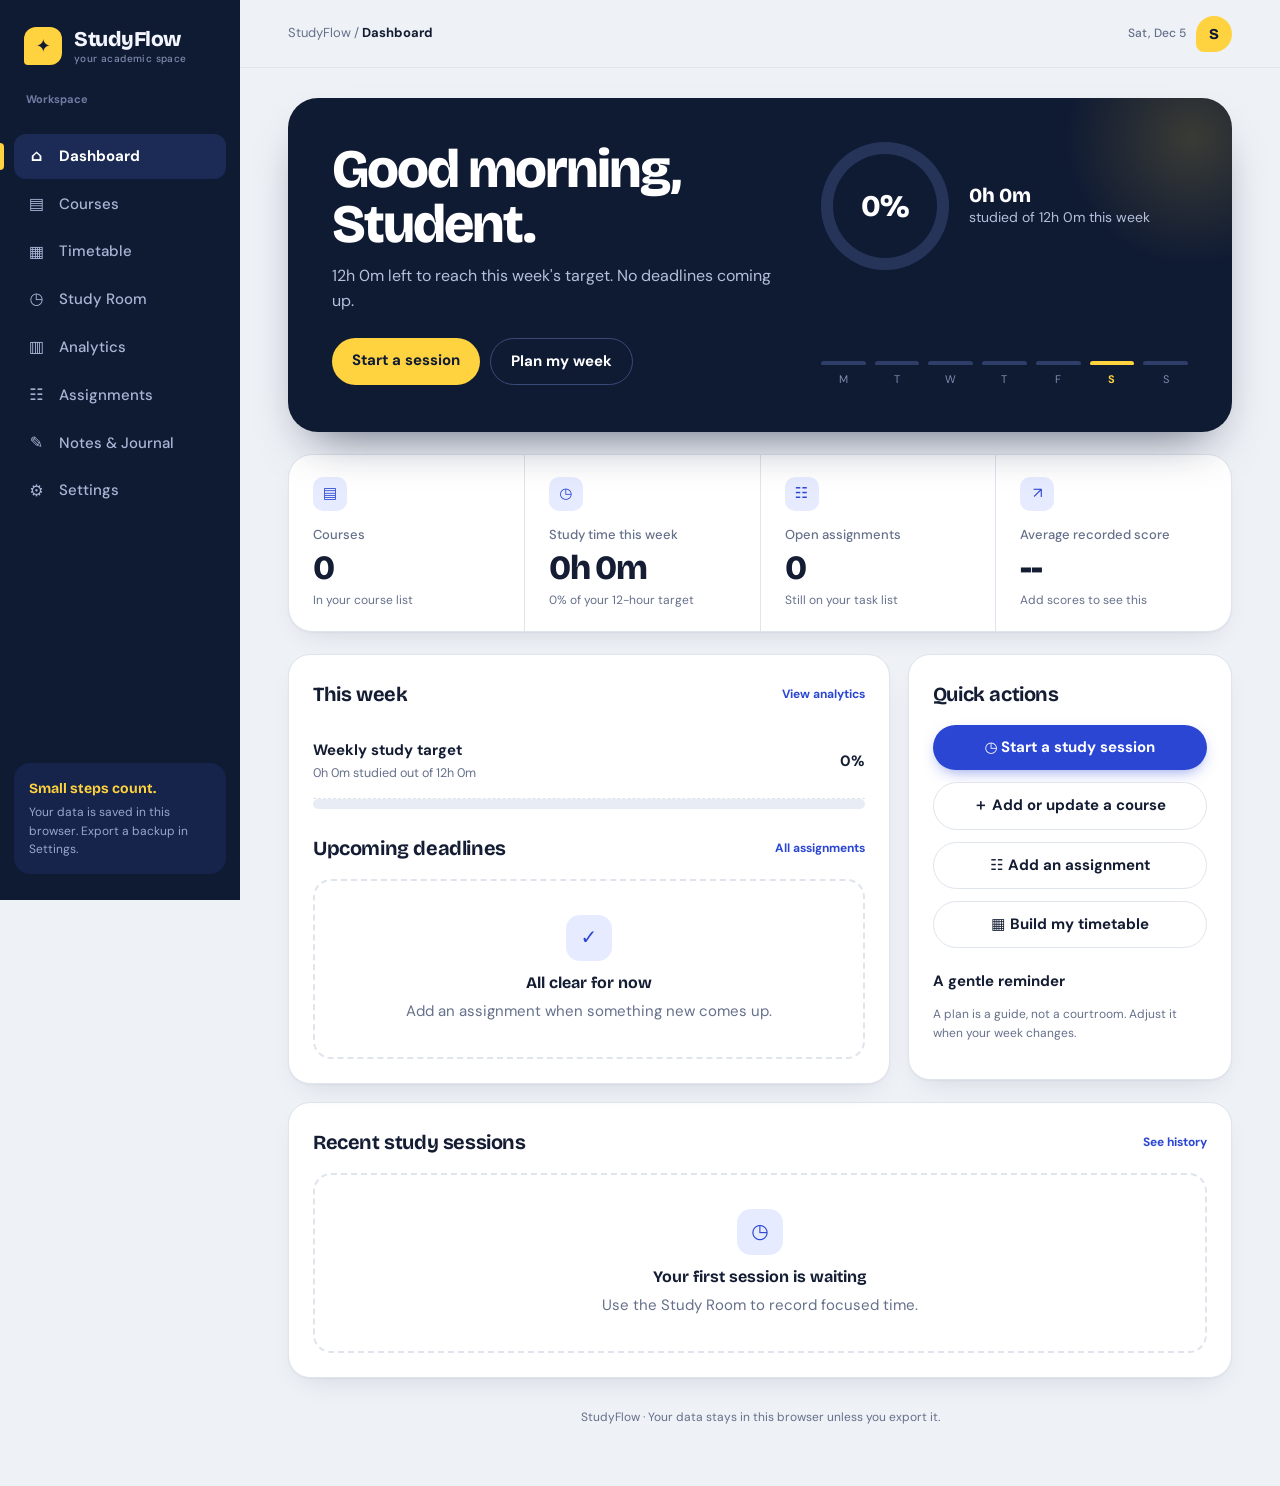
<file: studyflow-v7 (1)/studyflow-v6/index.html>
<!doctype html>
<html lang="en">
<head>
<meta charset="utf-8">
<meta name="viewport" content="width=device-width, initial-scale=1">
<meta name="theme-color" content="#0f1a33">
<title>StudyFlow | Dashboard</title>
<link rel="stylesheet" href="css/main.css">
<script defer src="js/storage.js"></script>
<script defer src="js/app.js"></script>
</head>
<body data-page="dashboard">
<div class="app-shell">
  <aside class="sidebar" id="sidebar">
    <div class="brand"><span class="brand-mark">✦</span><span>StudyFlow<small>your academic space</small></span></div>
    <div class="nav-label">Workspace</div>
    <nav class="nav-list"><a class="nav-link active" href="index.html"><span class="nav-icon">⌂</span>Dashboard</a><a class="nav-link" href="pages/courses.html"><span class="nav-icon">▤</span>Courses</a><a class="nav-link" href="pages/timetable.html"><span class="nav-icon">▦</span>Timetable</a><a class="nav-link" href="pages/study-room.html"><span class="nav-icon">◷</span>Study Room</a><a class="nav-link" href="pages/analytics.html"><span class="nav-icon">▥</span>Analytics</a><a class="nav-link" href="pages/assignments.html"><span class="nav-icon">☷</span>Assignments</a><a class="nav-link" href="pages/notes.html"><span class="nav-icon">✎</span>Notes & Journal</a><a class="nav-link" href="pages/settings.html"><span class="nav-icon">⚙</span>Settings</a></nav>
    <div class="sidebar-bottom"><strong>Small steps count.</strong>Your data is saved in this browser. Export a backup in Settings.</div>
  </aside>
  <div class="main-area">
    <header class="topbar">
      <div class="top-actions"><button class="button secondary mobile-menu" id="menu-toggle" aria-label="Open menu">☰</button><div class="crumb">StudyFlow / <strong>Dashboard</strong></div></div>
      <div class="top-actions"><span class="date-label muted small-text" id="today-label"></span><div class="avatar" id="avatar">S</div></div>
    </header>
    <main class="page-content">
      
      <div id="global-message" class="notice hidden" role="status"></div>
<section class="hero">
  <div><h1 id="hero-title"></h1><p id="hero-line"></p>
    <div class="hero-actions"><a class="button hl" href="pages/study-room.html">Start a session</a><a class="button ghost" href="pages/timetable.html">Plan my week</a></div></div>
  <div class="hero-side">
    <div class="hero-ring"><div class="ring" id="hero-ring"><b id="hero-pct">0%</b></div><span><strong id="hero-done"></strong><span id="hero-of"></span></span></div>
    <div class="bars" id="hero-bars"><div><i></i>M</div><div><i></i>T</div><div><i></i>W</div><div><i></i>T</div><div><i></i>F</div><div><i></i>S</div><div><i></i>S</div></div>
  </div>
</section>
<section class="grid stats-grid"><article class="card stat-card"><div class="stat-icon">▤</div><div class="stat-label">Courses</div><div class="stat-value" id="stat-courses">--</div><div class="stat-note" id="stat-courses-note"></div></article><article class="card stat-card"><div class="stat-icon">◷</div><div class="stat-label">Study time this week</div><div class="stat-value" id="stat-week">--</div><div class="stat-note" id="stat-week-note"></div></article><article class="card stat-card"><div class="stat-icon">☷</div><div class="stat-label">Open assignments</div><div class="stat-value" id="stat-open">--</div><div class="stat-note" id="stat-open-note"></div></article><article class="card stat-card"><div class="stat-icon">↗</div><div class="stat-label">Average recorded score</div><div class="stat-value" id="stat-avg">--</div><div class="stat-note" id="stat-avg-note"></div></article></section>
<section class="grid two-col">
  <article class="card">
    <div class="section-row"><h2>This week</h2><a href="pages/analytics.html" class="small-text">View analytics</a></div>
    <div class="item-row"><div><div class="item-title">Weekly study target</div><div class="item-sub" id="week-text"></div></div><strong id="week-pct"></strong></div>
    <div class="progress-track"><div class="progress-fill" id="week-fill"></div></div>
    <div class="section-row" style="margin-top:24px"><h2>Upcoming deadlines</h2><a href="pages/assignments.html" class="small-text">All assignments</a></div>
    <div id="deadline-list"></div>
  </article>
  <article class="card">
    <div class="section-row"><h2>Quick actions</h2></div>
    <div class="stack">
      <a class="button" href="pages/study-room.html" style="text-align:center">◷ Start a study session</a>
      <a class="button secondary" href="pages/courses.html" style="text-align:center">＋ Add or update a course</a>
      <a class="button secondary" href="pages/assignments.html" style="text-align:center">☷ Add an assignment</a>
      <a class="button secondary" href="pages/timetable.html" style="text-align:center">▦ Build my timetable</a>
    </div>
    <div style="margin-top:22px"><div class="item-title">A gentle reminder</div><p class="muted small-text">A plan is a guide, not a courtroom. Adjust it when your week changes.</p></div>
  </article>
</section>
<section class="card" style="margin-top:18px">
  <div class="section-row"><h2>Recent study sessions</h2><a href="pages/analytics.html" class="small-text">See history</a></div>
  <div id="recent-list"></div>
</section>
<template id="tpl-deadline"><div class="item-row"><div><div class="item-title" data-b="title"></div><div class="item-sub" data-b="sub"></div></div><span class="pill" data-b="priority"></span></div></template>
      <div class="footer-note">StudyFlow · Your data stays in this browser unless you export it.</div>
    </main>
  </div>
</div>
<template id="tpl-empty"><div class="empty-state"><div class="empty-icon" data-b="icon"></div><strong data-b="title"></strong><span data-b="text"></span></div></template>
<template id="tpl-session"><div class="item-row"><div><div class="item-title" data-b="title"></div><div class="item-sub" data-b="sub"></div></div><span class="pill green" data-b="dur"></span></div></template>
</body>
</html>
</file>
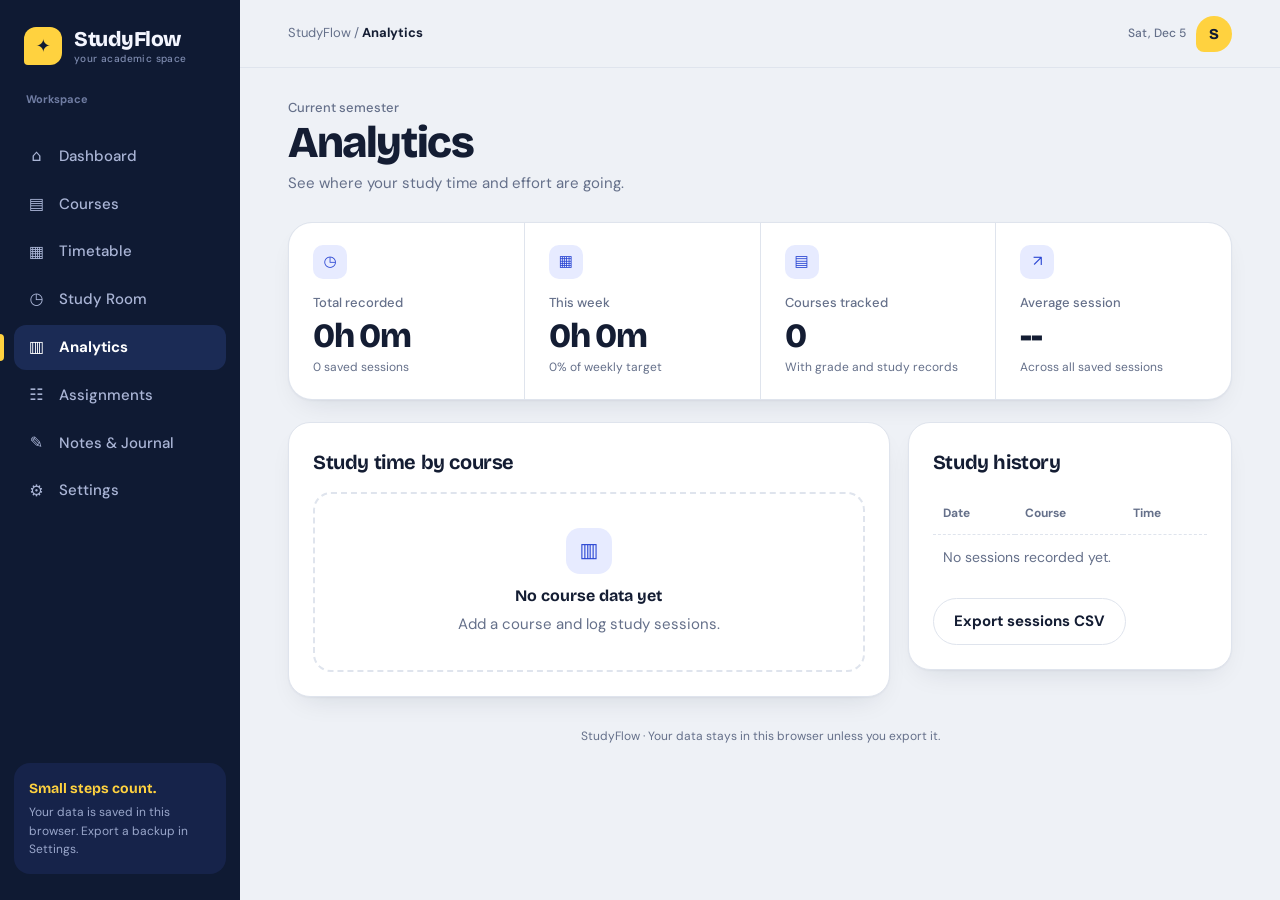
<file: studyflow-v7 (1)/studyflow-v6/pages/analytics.html>
<!doctype html>
<html lang="en">
<head>
<meta charset="utf-8">
<meta name="viewport" content="width=device-width, initial-scale=1">
<meta name="theme-color" content="#0f1a33">
<title>StudyFlow | Analytics</title>
<link rel="stylesheet" href="../css/main.css">
<script defer src="../js/storage.js"></script>
<script defer src="../js/app.js"></script>
</head>
<body data-page="analytics">
<div class="app-shell">
  <aside class="sidebar" id="sidebar">
    <div class="brand"><span class="brand-mark">✦</span><span>StudyFlow<small>your academic space</small></span></div>
    <div class="nav-label">Workspace</div>
    <nav class="nav-list"><a class="nav-link" href="../index.html"><span class="nav-icon">⌂</span>Dashboard</a><a class="nav-link" href="courses.html"><span class="nav-icon">▤</span>Courses</a><a class="nav-link" href="timetable.html"><span class="nav-icon">▦</span>Timetable</a><a class="nav-link" href="study-room.html"><span class="nav-icon">◷</span>Study Room</a><a class="nav-link active" href="analytics.html"><span class="nav-icon">▥</span>Analytics</a><a class="nav-link" href="assignments.html"><span class="nav-icon">☷</span>Assignments</a><a class="nav-link" href="notes.html"><span class="nav-icon">✎</span>Notes & Journal</a><a class="nav-link" href="settings.html"><span class="nav-icon">⚙</span>Settings</a></nav>
    <div class="sidebar-bottom"><strong>Small steps count.</strong>Your data is saved in this browser. Export a backup in Settings.</div>
  </aside>
  <div class="main-area">
    <header class="topbar">
      <div class="top-actions"><button class="button secondary mobile-menu" id="menu-toggle" aria-label="Open menu">☰</button><div class="crumb">StudyFlow / <strong>Analytics</strong></div></div>
      <div class="top-actions"><span class="date-label muted small-text" id="today-label"></span><div class="avatar" id="avatar">S</div></div>
    </header>
    <main class="page-content">
      <div class="page-heading"><div><div class="eyebrow" id="semester"></div><h1>Analytics</h1><p>See where your study time and effort are going.</p></div></div>
      <div id="global-message" class="notice hidden" role="status"></div>
<section class="grid stats-grid"><article class="card stat-card"><div class="stat-icon">◷</div><div class="stat-label">Total recorded</div><div class="stat-value" id="stat-total">--</div><div class="stat-note" id="stat-total-note"></div></article><article class="card stat-card"><div class="stat-icon">▦</div><div class="stat-label">This week</div><div class="stat-value" id="stat-week">--</div><div class="stat-note" id="stat-week-note"></div></article><article class="card stat-card"><div class="stat-icon">▤</div><div class="stat-label">Courses tracked</div><div class="stat-value" id="stat-courses">--</div><div class="stat-note" id="stat-courses-note"></div></article><article class="card stat-card"><div class="stat-icon">↗</div><div class="stat-label">Average session</div><div class="stat-value" id="stat-avg">--</div><div class="stat-note" id="stat-avg-note"></div></article></section>
<section class="grid two-col">
  <article class="card"><h2>Study time by course</h2><div id="course-time"></div></article>
  <article class="card"><h2>Study history</h2>
    <div class="table-wrap"><table><thead><tr><th>Date</th><th>Course</th><th>Time</th></tr></thead><tbody id="history-body"></tbody></table></div>
    <div class="form-actions"><button class="button secondary" id="export-csv">Export sessions CSV</button></div>
  </article>
</section>
<template id="tpl-percourse"><div class="item-row"><div style="flex:1"><div class="item-title" data-b="name"></div><div class="item-sub" data-b="sub"></div><div class="progress-track" style="margin-top:8px"><div class="progress-fill" data-w="share"></div></div></div></div></template>
<template id="tpl-history"><table><tr><td data-b="date"></td><td data-b="course"></td><td data-b="dur"></td></tr></table></template>
      <div class="footer-note">StudyFlow · Your data stays in this browser unless you export it.</div>
    </main>
  </div>
</div>
<template id="tpl-empty"><div class="empty-state"><div class="empty-icon" data-b="icon"></div><strong data-b="title"></strong><span data-b="text"></span></div></template>
<template id="tpl-session"><div class="item-row"><div><div class="item-title" data-b="title"></div><div class="item-sub" data-b="sub"></div></div><span class="pill green" data-b="dur"></span></div></template>
</body>
</html>
</file>
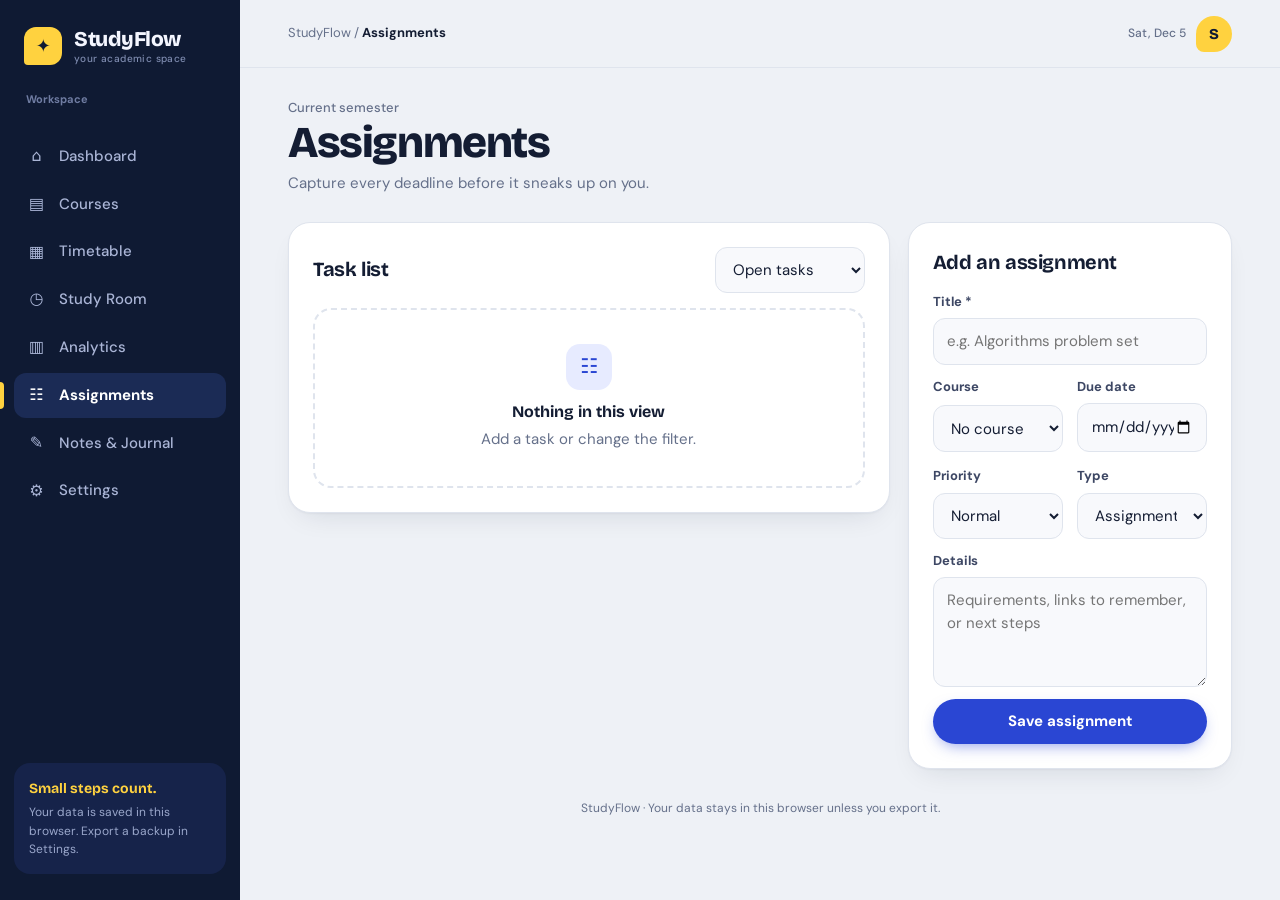
<file: studyflow-v7 (1)/studyflow-v6/pages/assignments.html>
<!doctype html>
<html lang="en">
<head>
<meta charset="utf-8">
<meta name="viewport" content="width=device-width, initial-scale=1">
<meta name="theme-color" content="#0f1a33">
<title>StudyFlow | Assignments</title>
<link rel="stylesheet" href="../css/main.css">
<script defer src="../js/storage.js"></script>
<script defer src="../js/app.js"></script>
</head>
<body data-page="assignments">
<div class="app-shell">
  <aside class="sidebar" id="sidebar">
    <div class="brand"><span class="brand-mark">✦</span><span>StudyFlow<small>your academic space</small></span></div>
    <div class="nav-label">Workspace</div>
    <nav class="nav-list"><a class="nav-link" href="../index.html"><span class="nav-icon">⌂</span>Dashboard</a><a class="nav-link" href="courses.html"><span class="nav-icon">▤</span>Courses</a><a class="nav-link" href="timetable.html"><span class="nav-icon">▦</span>Timetable</a><a class="nav-link" href="study-room.html"><span class="nav-icon">◷</span>Study Room</a><a class="nav-link" href="analytics.html"><span class="nav-icon">▥</span>Analytics</a><a class="nav-link active" href="assignments.html"><span class="nav-icon">☷</span>Assignments</a><a class="nav-link" href="notes.html"><span class="nav-icon">✎</span>Notes & Journal</a><a class="nav-link" href="settings.html"><span class="nav-icon">⚙</span>Settings</a></nav>
    <div class="sidebar-bottom"><strong>Small steps count.</strong>Your data is saved in this browser. Export a backup in Settings.</div>
  </aside>
  <div class="main-area">
    <header class="topbar">
      <div class="top-actions"><button class="button secondary mobile-menu" id="menu-toggle" aria-label="Open menu">☰</button><div class="crumb">StudyFlow / <strong>Assignments</strong></div></div>
      <div class="top-actions"><span class="date-label muted small-text" id="today-label"></span><div class="avatar" id="avatar">S</div></div>
    </header>
    <main class="page-content">
      <div class="page-heading"><div><div class="eyebrow" id="semester"></div><h1>Assignments</h1><p>Capture every deadline before it sneaks up on you.</p></div></div>
      <div id="global-message" class="notice hidden" role="status"></div>
<div class="grid two-col">
  <section class="card"><div class="section-row"><h2>Task list</h2><select class="control" id="assignment-filter" style="max-width:150px"><option value="open">Open tasks</option><option value="all">All tasks</option><option value="done">Completed</option></select></div><div id="assignment-list"></div></section>
  <section class="card">
    <h2>Add an assignment</h2>
    <form id="assignment-form" class="stack">
      <div class="field"><label for="assignment-title">Title *</label><input id="assignment-title" required placeholder="e.g. Algorithms problem set"></div>
      <div class="form-grid">
        <div class="field"><label for="assignment-course">Course</label><select id="assignment-course"><option value="">No course</option></select></div>
        <div class="field"><label for="assignment-due">Due date</label><input id="assignment-due" type="date"></div>
        <div class="field"><label for="assignment-priority">Priority</label><select id="assignment-priority"><option>Normal</option><option>High</option><option>Urgent</option><option>Low</option></select></div>
        <div class="field"><label for="assignment-type">Type</label><select id="assignment-type"><option>Assignment</option><option>Quiz</option><option>Exam</option><option>Project</option><option>Reading</option><option>Other</option></select></div>
      </div>
      <div class="field"><label for="assignment-details">Details</label><textarea id="assignment-details" placeholder="Requirements, links to remember, or next steps"></textarea></div>
      <button class="button" type="submit">Save assignment</button>
    </form>
  </section>
</div>
<template id="tpl-task"><div class="item-row"><div style="min-width:0"><div class="item-title" data-b="title"></div><div class="item-sub" data-b="sub"></div><div class="item-sub" data-b="details" data-opt></div><div style="margin-top:7px"><span class="pill" data-b="priority"></span> <span class="pill" data-b="status"></span></div></div><div class="stack"><button class="button secondary small" data-task="toggle" data-id="" data-b="toggle"></button><button class="button danger small" data-task="delete" data-id="">Delete</button></div></div></template>
      <div class="footer-note">StudyFlow · Your data stays in this browser unless you export it.</div>
    </main>
  </div>
</div>
<template id="tpl-empty"><div class="empty-state"><div class="empty-icon" data-b="icon"></div><strong data-b="title"></strong><span data-b="text"></span></div></template>
<template id="tpl-session"><div class="item-row"><div><div class="item-title" data-b="title"></div><div class="item-sub" data-b="sub"></div></div><span class="pill green" data-b="dur"></span></div></template>
</body>
</html>
</file>
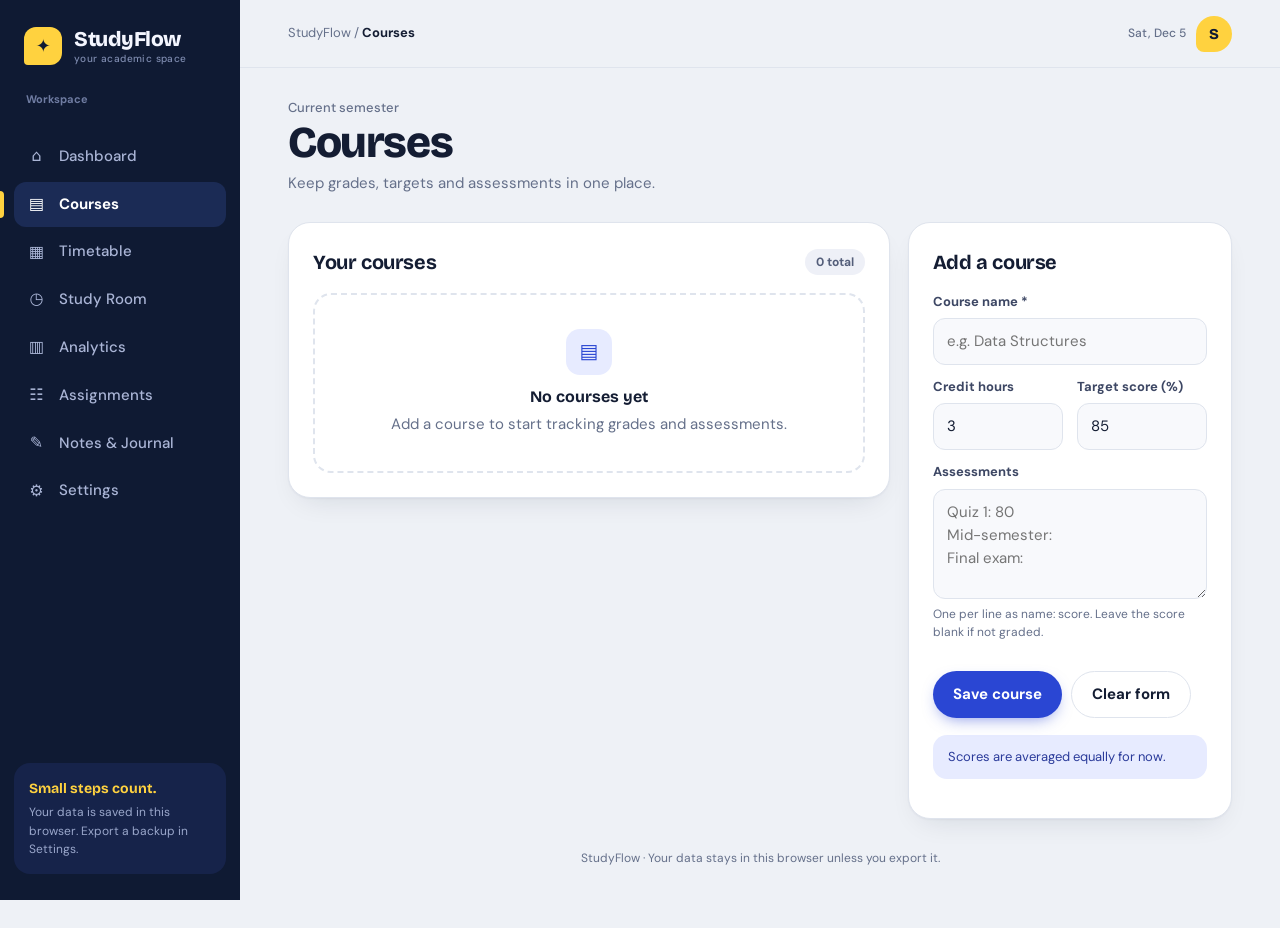
<file: studyflow-v7 (1)/studyflow-v6/pages/courses.html>
<!doctype html>
<html lang="en">
<head>
<meta charset="utf-8">
<meta name="viewport" content="width=device-width, initial-scale=1">
<meta name="theme-color" content="#0f1a33">
<title>StudyFlow | Courses</title>
<link rel="stylesheet" href="../css/main.css">
<script defer src="../js/storage.js"></script>
<script defer src="../js/app.js"></script>
</head>
<body data-page="courses">
<div class="app-shell">
  <aside class="sidebar" id="sidebar">
    <div class="brand"><span class="brand-mark">✦</span><span>StudyFlow<small>your academic space</small></span></div>
    <div class="nav-label">Workspace</div>
    <nav class="nav-list"><a class="nav-link" href="../index.html"><span class="nav-icon">⌂</span>Dashboard</a><a class="nav-link active" href="courses.html"><span class="nav-icon">▤</span>Courses</a><a class="nav-link" href="timetable.html"><span class="nav-icon">▦</span>Timetable</a><a class="nav-link" href="study-room.html"><span class="nav-icon">◷</span>Study Room</a><a class="nav-link" href="analytics.html"><span class="nav-icon">▥</span>Analytics</a><a class="nav-link" href="assignments.html"><span class="nav-icon">☷</span>Assignments</a><a class="nav-link" href="notes.html"><span class="nav-icon">✎</span>Notes & Journal</a><a class="nav-link" href="settings.html"><span class="nav-icon">⚙</span>Settings</a></nav>
    <div class="sidebar-bottom"><strong>Small steps count.</strong>Your data is saved in this browser. Export a backup in Settings.</div>
  </aside>
  <div class="main-area">
    <header class="topbar">
      <div class="top-actions"><button class="button secondary mobile-menu" id="menu-toggle" aria-label="Open menu">☰</button><div class="crumb">StudyFlow / <strong>Courses</strong></div></div>
      <div class="top-actions"><span class="date-label muted small-text" id="today-label"></span><div class="avatar" id="avatar">S</div></div>
    </header>
    <main class="page-content">
      <div class="page-heading"><div><div class="eyebrow" id="semester"></div><h1>Courses</h1><p>Keep grades, targets and assessments in one place.</p></div></div>
      <div id="global-message" class="notice hidden" role="status"></div>
<div class="grid two-col">
  <section class="card"><div class="section-row"><h2>Your courses</h2><span class="pill" id="course-count"></span></div><div id="course-list"></div></section>
  <section class="card">
    <h2 id="course-form-title">Add a course</h2>
    <form id="course-form" class="stack">
      <input type="hidden" id="course-id">
      <div class="field"><label for="course-name">Course name *</label><input id="course-name" required placeholder="e.g. Data Structures"></div>
      <div class="form-grid">
        <div class="field"><label for="course-credits">Credit hours</label><input id="course-credits" type="number" min="0" step="0.5" value="3"></div>
        <div class="field"><label for="course-target">Target score (%)</label><input id="course-target" type="number" min="0" max="100" value="85"></div>
      </div>
      <div class="field"><label for="course-assessments">Assessments</label><textarea id="course-assessments" placeholder="Quiz 1: 80&#10;Mid-semester:&#10;Final exam:"></textarea><span class="small-text muted">One per line as name: score. Leave the score blank if not graded.</span></div>
      <div class="form-actions"><button class="button" type="submit">Save course</button><button class="button secondary" type="button" id="course-cancel">Clear form</button></div>
    </form>
    <div class="notice" style="margin-top:17px">Scores are averaged equally for now.</div>
  </section>
</div>
<template id="tpl-course"><article class="course-card"><div class="course-head"><div><h3 data-b="name"></h3><div class="course-meta" data-b="meta"></div></div><div class="top-actions"><span class="pill" data-b="grade"></span><button class="button secondary small" data-action="edit" data-id="">Edit</button><button class="button danger small" data-action="delete" data-id="">Delete</button></div></div><div class="progress-track" style="margin-top:14px"><div class="progress-fill" data-w="progress"></div></div><div class="item-sub" data-b="progressText"></div><div class="assessment-list"></div></article></template>
<template id="tpl-assessment"><div class="item-row"><div class="item-title" data-b="name"></div><span class="pill" data-b="score"></span></div></template>
      <div class="footer-note">StudyFlow · Your data stays in this browser unless you export it.</div>
    </main>
  </div>
</div>
<template id="tpl-empty"><div class="empty-state"><div class="empty-icon" data-b="icon"></div><strong data-b="title"></strong><span data-b="text"></span></div></template>
<template id="tpl-session"><div class="item-row"><div><div class="item-title" data-b="title"></div><div class="item-sub" data-b="sub"></div></div><span class="pill green" data-b="dur"></span></div></template>
</body>
</html>
</file>
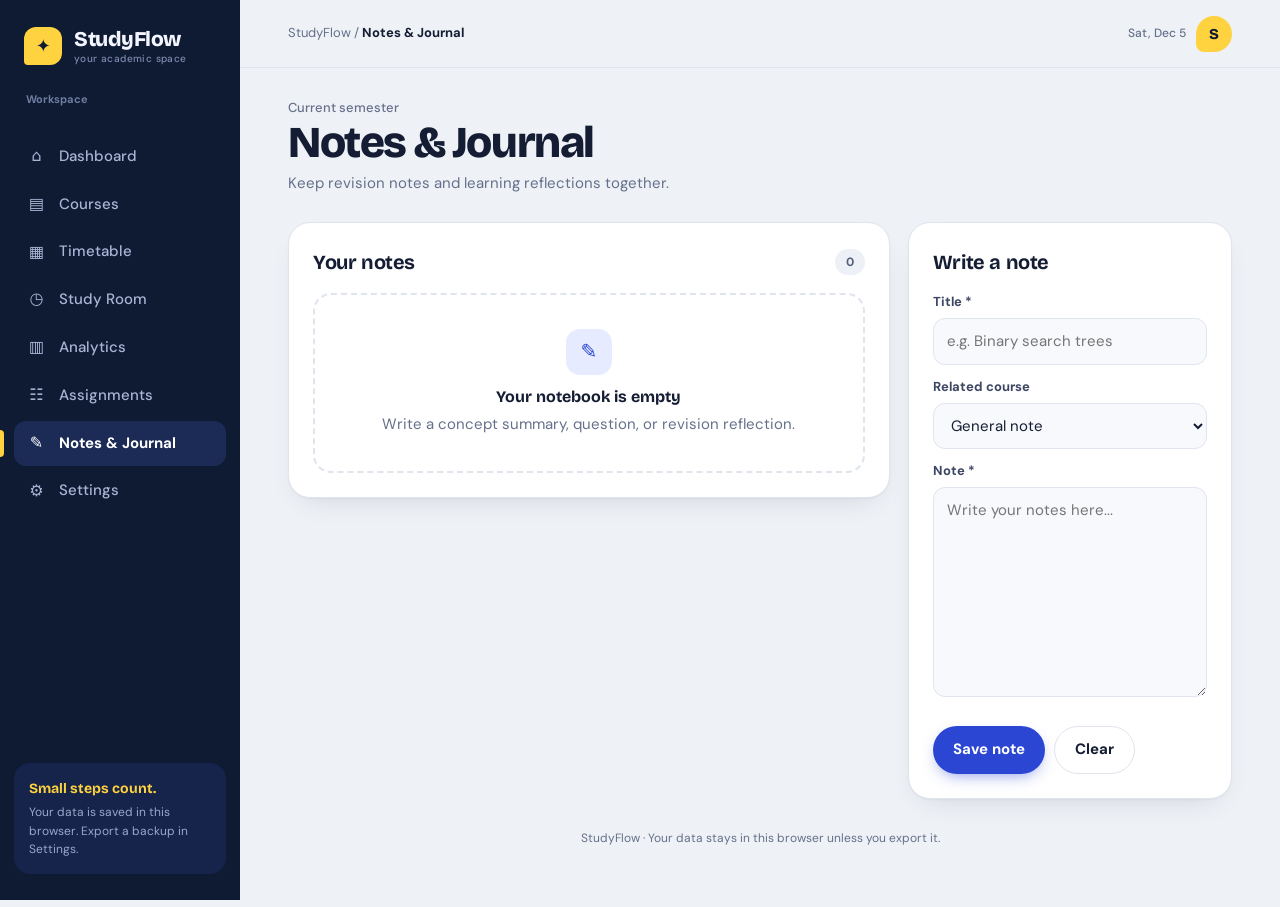
<file: studyflow-v7 (1)/studyflow-v6/pages/notes.html>
<!doctype html>
<html lang="en">
<head>
<meta charset="utf-8">
<meta name="viewport" content="width=device-width, initial-scale=1">
<meta name="theme-color" content="#0f1a33">
<title>StudyFlow | Notes &amp; Journal</title>
<link rel="stylesheet" href="../css/main.css">
<script defer src="../js/storage.js"></script>
<script defer src="../js/app.js"></script>
</head>
<body data-page="notes">
<div class="app-shell">
  <aside class="sidebar" id="sidebar">
    <div class="brand"><span class="brand-mark">✦</span><span>StudyFlow<small>your academic space</small></span></div>
    <div class="nav-label">Workspace</div>
    <nav class="nav-list"><a class="nav-link" href="../index.html"><span class="nav-icon">⌂</span>Dashboard</a><a class="nav-link" href="courses.html"><span class="nav-icon">▤</span>Courses</a><a class="nav-link" href="timetable.html"><span class="nav-icon">▦</span>Timetable</a><a class="nav-link" href="study-room.html"><span class="nav-icon">◷</span>Study Room</a><a class="nav-link" href="analytics.html"><span class="nav-icon">▥</span>Analytics</a><a class="nav-link" href="assignments.html"><span class="nav-icon">☷</span>Assignments</a><a class="nav-link active" href="notes.html"><span class="nav-icon">✎</span>Notes & Journal</a><a class="nav-link" href="settings.html"><span class="nav-icon">⚙</span>Settings</a></nav>
    <div class="sidebar-bottom"><strong>Small steps count.</strong>Your data is saved in this browser. Export a backup in Settings.</div>
  </aside>
  <div class="main-area">
    <header class="topbar">
      <div class="top-actions"><button class="button secondary mobile-menu" id="menu-toggle" aria-label="Open menu">☰</button><div class="crumb">StudyFlow / <strong>Notes & Journal</strong></div></div>
      <div class="top-actions"><span class="date-label muted small-text" id="today-label"></span><div class="avatar" id="avatar">S</div></div>
    </header>
    <main class="page-content">
      <div class="page-heading"><div><div class="eyebrow" id="semester"></div><h1>Notes & Journal</h1><p>Keep revision notes and learning reflections together.</p></div></div>
      <div id="global-message" class="notice hidden" role="status"></div>
<div class="grid two-col">
  <section class="card"><div class="section-row"><h2>Your notes</h2><span class="pill" id="note-count"></span></div><div id="notes-list"></div></section>
  <section class="card">
    <h2 id="note-form-title">Write a note</h2>
    <form id="note-form" class="stack">
      <input type="hidden" id="note-id">
      <div class="field"><label for="note-title">Title *</label><input id="note-title" required placeholder="e.g. Binary search trees"></div>
      <div class="field"><label for="note-course">Related course</label><select id="note-course"><option value="">General note</option></select></div>
      <div class="field"><label for="note-body">Note *</label><textarea id="note-body" required style="min-height:210px" placeholder="Write your notes here..."></textarea></div>
      <div class="form-actions"><button class="button" type="submit">Save note</button><button class="button secondary" type="button" id="note-clear">Clear</button></div>
    </form>
  </section>
</div>
<template id="tpl-note"><article class="course-card"><div class="course-head"><div><h3 data-b="title"></h3><div class="course-meta" data-b="meta"></div></div><div class="top-actions"><button class="button secondary small" data-note="edit" data-id="">Edit</button><button class="button danger small" data-note="delete" data-id="">Delete</button></div></div><p class="note-card" data-b="body"></p></article></template>
      <div class="footer-note">StudyFlow · Your data stays in this browser unless you export it.</div>
    </main>
  </div>
</div>
<template id="tpl-empty"><div class="empty-state"><div class="empty-icon" data-b="icon"></div><strong data-b="title"></strong><span data-b="text"></span></div></template>
<template id="tpl-session"><div class="item-row"><div><div class="item-title" data-b="title"></div><div class="item-sub" data-b="sub"></div></div><span class="pill green" data-b="dur"></span></div></template>
</body>
</html>
</file>
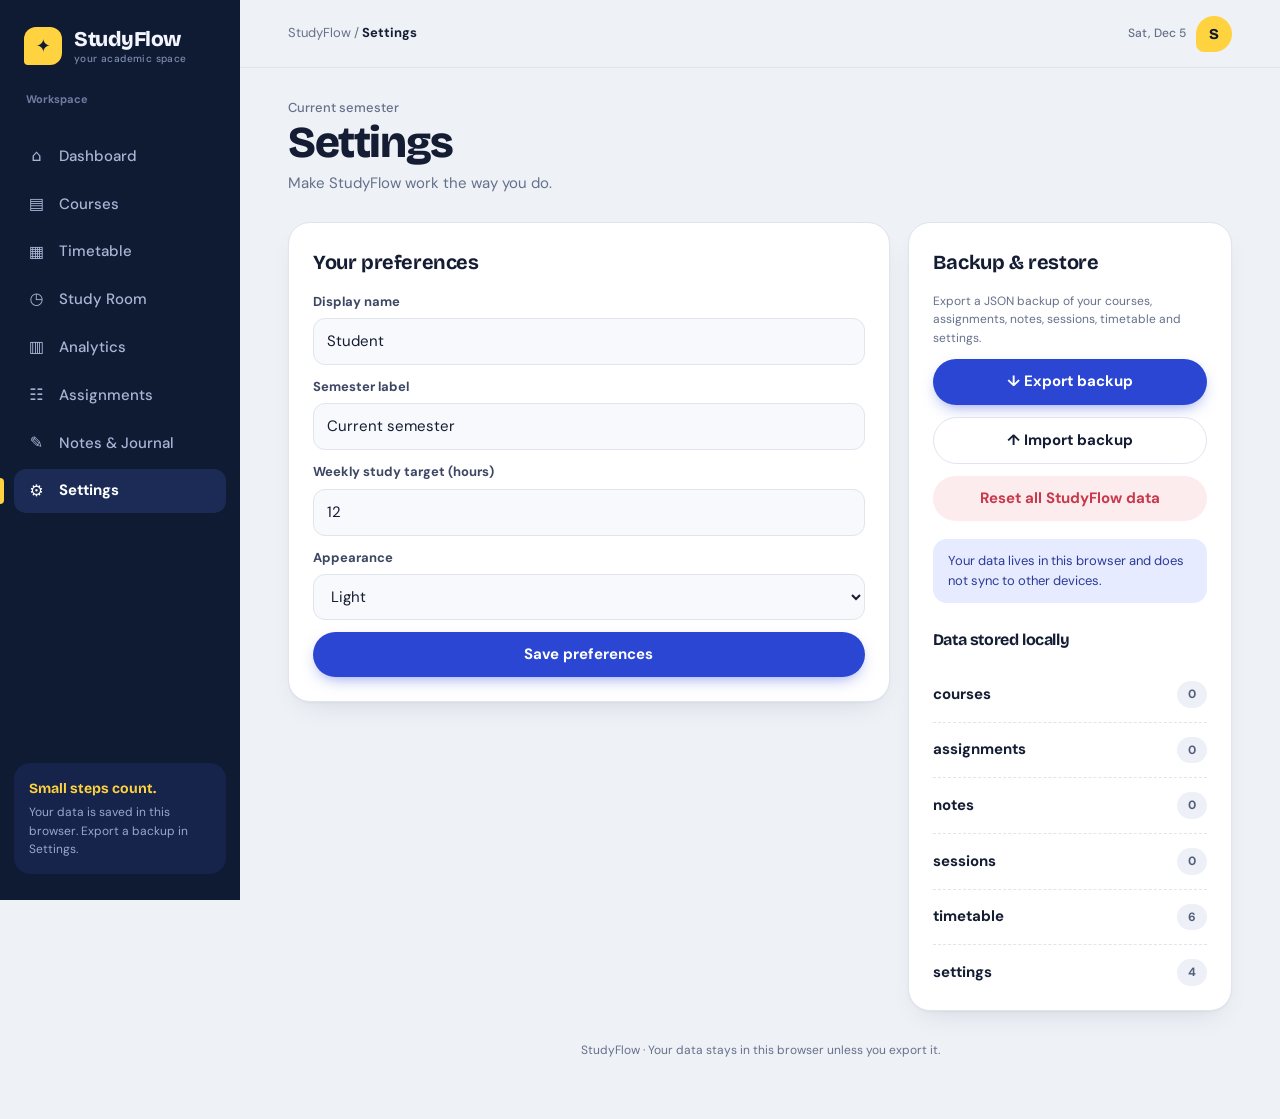
<file: studyflow-v7 (1)/studyflow-v6/pages/settings.html>
<!doctype html>
<html lang="en">
<head>
<meta charset="utf-8">
<meta name="viewport" content="width=device-width, initial-scale=1">
<meta name="theme-color" content="#0f1a33">
<title>StudyFlow | Settings</title>
<link rel="stylesheet" href="../css/main.css">
<script defer src="../js/storage.js"></script>
<script defer src="../js/app.js"></script>
</head>
<body data-page="settings">
<div class="app-shell">
  <aside class="sidebar" id="sidebar">
    <div class="brand"><span class="brand-mark">✦</span><span>StudyFlow<small>your academic space</small></span></div>
    <div class="nav-label">Workspace</div>
    <nav class="nav-list"><a class="nav-link" href="../index.html"><span class="nav-icon">⌂</span>Dashboard</a><a class="nav-link" href="courses.html"><span class="nav-icon">▤</span>Courses</a><a class="nav-link" href="timetable.html"><span class="nav-icon">▦</span>Timetable</a><a class="nav-link" href="study-room.html"><span class="nav-icon">◷</span>Study Room</a><a class="nav-link" href="analytics.html"><span class="nav-icon">▥</span>Analytics</a><a class="nav-link" href="assignments.html"><span class="nav-icon">☷</span>Assignments</a><a class="nav-link" href="notes.html"><span class="nav-icon">✎</span>Notes & Journal</a><a class="nav-link active" href="settings.html"><span class="nav-icon">⚙</span>Settings</a></nav>
    <div class="sidebar-bottom"><strong>Small steps count.</strong>Your data is saved in this browser. Export a backup in Settings.</div>
  </aside>
  <div class="main-area">
    <header class="topbar">
      <div class="top-actions"><button class="button secondary mobile-menu" id="menu-toggle" aria-label="Open menu">☰</button><div class="crumb">StudyFlow / <strong>Settings</strong></div></div>
      <div class="top-actions"><span class="date-label muted small-text" id="today-label"></span><div class="avatar" id="avatar">S</div></div>
    </header>
    <main class="page-content">
      <div class="page-heading"><div><div class="eyebrow" id="semester"></div><h1>Settings</h1><p>Make StudyFlow work the way you do.</p></div></div>
      <div id="global-message" class="notice hidden" role="status"></div>
<div class="grid two-col">
  <section class="card">
    <h2>Your preferences</h2>
    <form id="settings-form" class="stack">
      <div class="field"><label for="display-name">Display name</label><input id="display-name" maxlength="60"></div>
      <div class="field"><label for="semester-name">Semester label</label><input id="semester-name" maxlength="80" placeholder="e.g. Semester 1"></div>
      <div class="field"><label for="weekly-target">Weekly study target (hours)</label><input id="weekly-target" type="number" min="1" max="100" required></div>
      <div class="field"><label for="theme-setting">Appearance</label><select id="theme-setting"><option value="light">Light</option><option value="dark">Dark</option></select></div>
      <button class="button" type="submit">Save preferences</button>
    </form>
  </section>
  <section class="card">
    <h2>Backup &amp; restore</h2>
    <p class="muted small-text">Export a JSON backup of your courses, assignments, notes, sessions, timetable and settings.</p>
    <div class="stack">
      <button class="button" id="backup-export">↓ Export backup</button>
      <label class="button secondary" for="backup-file" style="text-align:center">↑ Import backup</label>
      <input class="hidden" id="backup-file" type="file" accept="application/json,.json">
      <button class="button danger" id="reset-data">Reset all StudyFlow data</button>
    </div>
    <div class="notice" style="margin-top:18px">Your data lives in this browser and does not sync to other devices.</div>
    <h3 style="margin-top:25px">Data stored locally</h3><div id="storage-summary"></div>
  </section>
</div>
<template id="tpl-store"><div class="item-row"><span class="item-title" data-b="key"></span><span class="pill" data-b="count"></span></div></template>
      <div class="footer-note">StudyFlow · Your data stays in this browser unless you export it.</div>
    </main>
  </div>
</div>
<template id="tpl-empty"><div class="empty-state"><div class="empty-icon" data-b="icon"></div><strong data-b="title"></strong><span data-b="text"></span></div></template>
<template id="tpl-session"><div class="item-row"><div><div class="item-title" data-b="title"></div><div class="item-sub" data-b="sub"></div></div><span class="pill green" data-b="dur"></span></div></template>
</body>
</html>
</file>
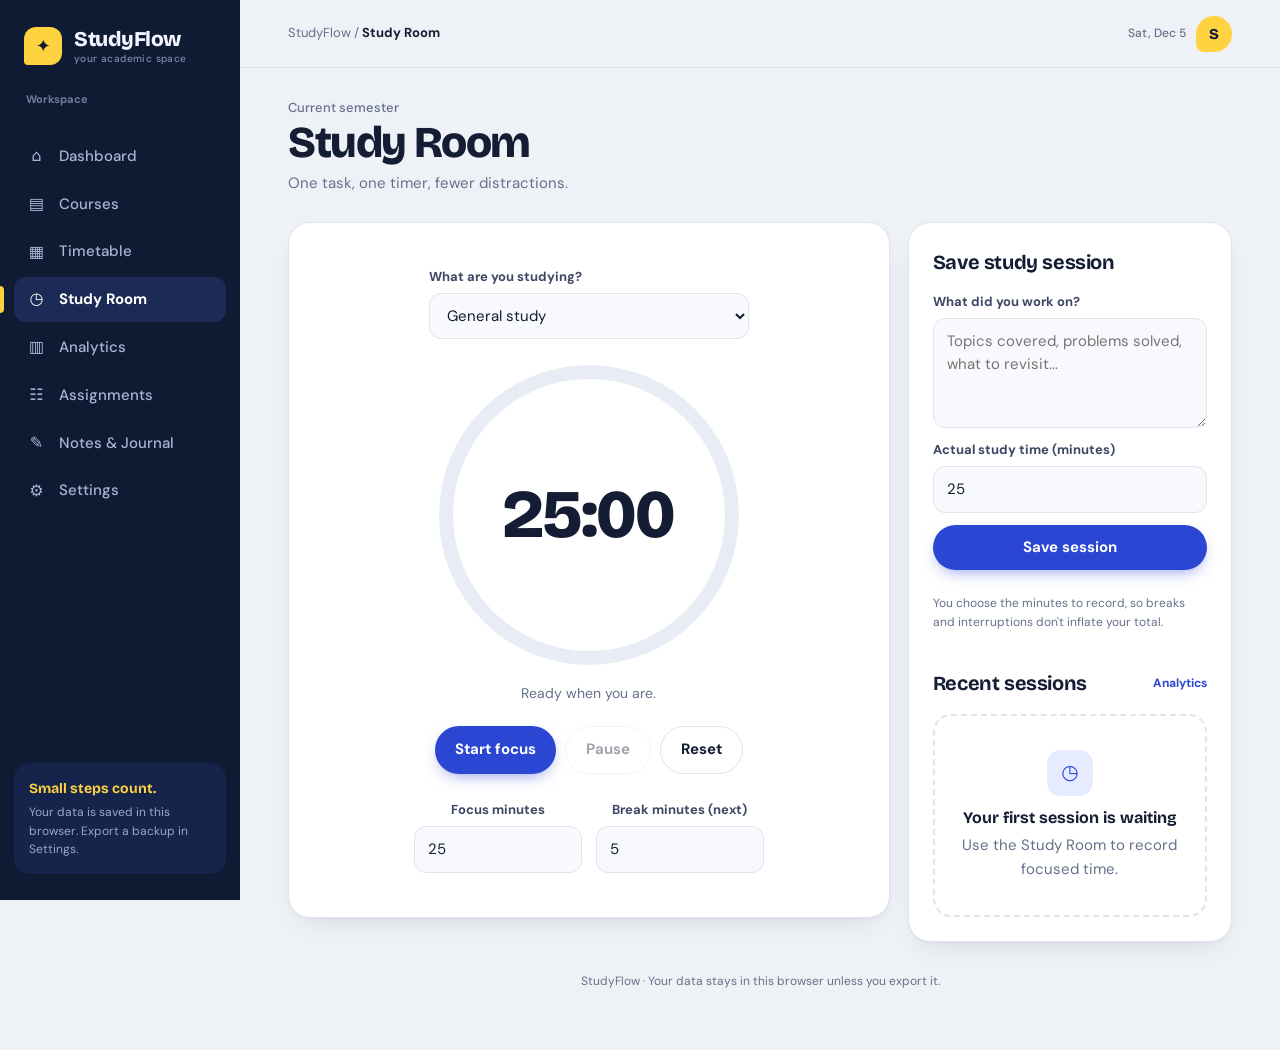
<file: studyflow-v7 (1)/studyflow-v6/pages/study-room.html>
<!doctype html>
<html lang="en">
<head>
<meta charset="utf-8">
<meta name="viewport" content="width=device-width, initial-scale=1">
<meta name="theme-color" content="#0f1a33">
<title>StudyFlow | Study Room</title>
<link rel="stylesheet" href="../css/main.css">
<script defer src="../js/storage.js"></script>
<script defer src="../js/app.js"></script>
</head>
<body data-page="study-room">
<div class="app-shell">
  <aside class="sidebar" id="sidebar">
    <div class="brand"><span class="brand-mark">✦</span><span>StudyFlow<small>your academic space</small></span></div>
    <div class="nav-label">Workspace</div>
    <nav class="nav-list"><a class="nav-link" href="../index.html"><span class="nav-icon">⌂</span>Dashboard</a><a class="nav-link" href="courses.html"><span class="nav-icon">▤</span>Courses</a><a class="nav-link" href="timetable.html"><span class="nav-icon">▦</span>Timetable</a><a class="nav-link active" href="study-room.html"><span class="nav-icon">◷</span>Study Room</a><a class="nav-link" href="analytics.html"><span class="nav-icon">▥</span>Analytics</a><a class="nav-link" href="assignments.html"><span class="nav-icon">☷</span>Assignments</a><a class="nav-link" href="notes.html"><span class="nav-icon">✎</span>Notes & Journal</a><a class="nav-link" href="settings.html"><span class="nav-icon">⚙</span>Settings</a></nav>
    <div class="sidebar-bottom"><strong>Small steps count.</strong>Your data is saved in this browser. Export a backup in Settings.</div>
  </aside>
  <div class="main-area">
    <header class="topbar">
      <div class="top-actions"><button class="button secondary mobile-menu" id="menu-toggle" aria-label="Open menu">☰</button><div class="crumb">StudyFlow / <strong>Study Room</strong></div></div>
      <div class="top-actions"><span class="date-label muted small-text" id="today-label"></span><div class="avatar" id="avatar">S</div></div>
    </header>
    <main class="page-content">
      <div class="page-heading"><div><div class="eyebrow" id="semester"></div><h1>Study Room</h1><p>One task, one timer, fewer distractions.</p></div></div>
      <div id="global-message" class="notice hidden" role="status"></div>
<div class="grid two-col">
  <section class="card"><div class="timer-wrap">
    <div class="field timer-course"><label for="focus-course">What are you studying?</label><select id="focus-course"><option value="">General study</option></select></div>
    <div class="timer-display" id="timer-display">25:00</div>
    <div class="timer-status" id="timer-status">Ready when you are.</div>
    <div class="timer-controls"><button class="button" id="timer-start">Start focus</button><button class="button secondary" id="timer-pause" disabled>Pause</button><button class="button secondary" id="timer-reset">Reset</button></div>
    <div class="form-grid" style="max-width:350px;margin:26px auto 0"><div class="field"><label for="focus-minutes">Focus minutes</label><input id="focus-minutes" type="number" min="1" max="180" value="25"></div><div class="field"><label for="focus-break">Break minutes (next)</label><input id="focus-break" type="number" min="1" max="60" value="5"></div></div>
  </div></section>
  <section class="card">
    <h2>Save study session</h2>
    <form id="session-form" class="stack">
      <div class="field"><label for="session-notes">What did you work on?</label><textarea id="session-notes" placeholder="Topics covered, problems solved, what to revisit..."></textarea></div>
      <div class="field"><label for="session-duration">Actual study time (minutes)</label><input id="session-duration" type="number" min="1" max="1000" value="25" required></div>
      <button class="button" type="submit">Save session</button>
      <p class="small-text muted">You choose the minutes to record, so breaks and interruptions don't inflate your total.</p>
    </form>
    <div class="section-row" style="margin-top:24px"><h2>Recent sessions</h2><a href="analytics.html" class="small-text">Analytics</a></div>
    <div id="recent-list"></div>
  </section>
</div>
      <div class="footer-note">StudyFlow · Your data stays in this browser unless you export it.</div>
    </main>
  </div>
</div>
<template id="tpl-empty"><div class="empty-state"><div class="empty-icon" data-b="icon"></div><strong data-b="title"></strong><span data-b="text"></span></div></template>
<template id="tpl-session"><div class="item-row"><div><div class="item-title" data-b="title"></div><div class="item-sub" data-b="sub"></div></div><span class="pill green" data-b="dur"></span></div></template>
</body>
</html>
</file>
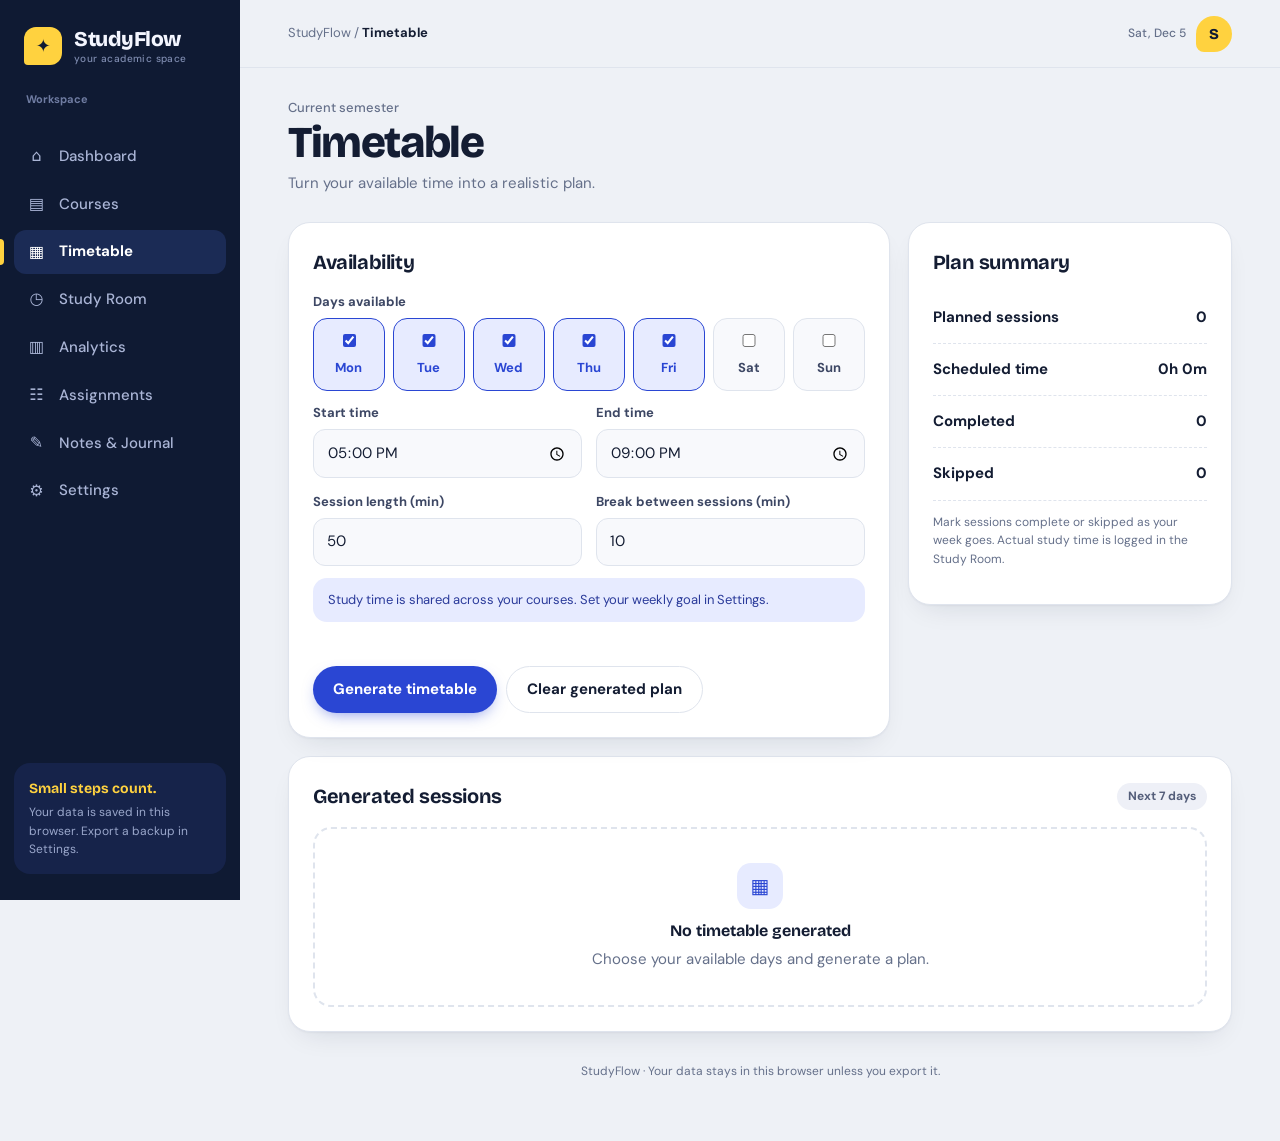
<file: studyflow-v7 (1)/studyflow-v6/pages/timetable.html>
<!doctype html>
<html lang="en">
<head>
<meta charset="utf-8">
<meta name="viewport" content="width=device-width, initial-scale=1">
<meta name="theme-color" content="#0f1a33">
<title>StudyFlow | Timetable</title>
<link rel="stylesheet" href="../css/main.css">
<script defer src="../js/storage.js"></script>
<script defer src="../js/app.js"></script>
</head>
<body data-page="timetable">
<div class="app-shell">
  <aside class="sidebar" id="sidebar">
    <div class="brand"><span class="brand-mark">✦</span><span>StudyFlow<small>your academic space</small></span></div>
    <div class="nav-label">Workspace</div>
    <nav class="nav-list"><a class="nav-link" href="../index.html"><span class="nav-icon">⌂</span>Dashboard</a><a class="nav-link" href="courses.html"><span class="nav-icon">▤</span>Courses</a><a class="nav-link active" href="timetable.html"><span class="nav-icon">▦</span>Timetable</a><a class="nav-link" href="study-room.html"><span class="nav-icon">◷</span>Study Room</a><a class="nav-link" href="analytics.html"><span class="nav-icon">▥</span>Analytics</a><a class="nav-link" href="assignments.html"><span class="nav-icon">☷</span>Assignments</a><a class="nav-link" href="notes.html"><span class="nav-icon">✎</span>Notes & Journal</a><a class="nav-link" href="settings.html"><span class="nav-icon">⚙</span>Settings</a></nav>
    <div class="sidebar-bottom"><strong>Small steps count.</strong>Your data is saved in this browser. Export a backup in Settings.</div>
  </aside>
  <div class="main-area">
    <header class="topbar">
      <div class="top-actions"><button class="button secondary mobile-menu" id="menu-toggle" aria-label="Open menu">☰</button><div class="crumb">StudyFlow / <strong>Timetable</strong></div></div>
      <div class="top-actions"><span class="date-label muted small-text" id="today-label"></span><div class="avatar" id="avatar">S</div></div>
    </header>
    <main class="page-content">
      <div class="page-heading"><div><div class="eyebrow" id="semester"></div><h1>Timetable</h1><p>Turn your available time into a realistic plan.</p></div></div>
      <div id="global-message" class="notice hidden" role="status"></div>
<section class="grid two-col">
  <article class="card">
    <h2>Availability</h2>
    <form id="timetable-form" class="stack">
      <div class="field"><span class="field-label">Days available</span>
        <div class="calendar-days">
          <label class="day-option"><input type="checkbox" name="days" value="1">Mon</label><label class="day-option"><input type="checkbox" name="days" value="2">Tue</label><label class="day-option"><input type="checkbox" name="days" value="3">Wed</label><label class="day-option"><input type="checkbox" name="days" value="4">Thu</label><label class="day-option"><input type="checkbox" name="days" value="5">Fri</label><label class="day-option"><input type="checkbox" name="days" value="6">Sat</label><label class="day-option"><input type="checkbox" name="days" value="0">Sun</label>
        </div></div>
      <div class="form-grid">
        <div class="field"><label for="start-time">Start time</label><input id="start-time" type="time" required></div>
        <div class="field"><label for="end-time">End time</label><input id="end-time" type="time" required></div>
        <div class="field"><label for="session-length">Session length (min)</label><input id="session-length" type="number" min="15" max="180" step="5" required></div>
        <div class="field"><label for="break-length">Break between sessions (min)</label><input id="break-length" type="number" min="0" max="60" step="5" required></div>
      </div>
      <div class="notice">Study time is shared across your courses. Set your weekly goal in Settings.</div>
      <div class="form-actions"><button class="button" type="submit">Generate timetable</button><button class="button secondary" type="button" id="clear-timetable">Clear generated plan</button></div>
    </form>
  </article>
  <article class="card">
    <h2>Plan summary</h2>
    <div class="item-row"><div class="item-title">Planned sessions</div><strong id="sum-planned">0</strong></div>
    <div class="item-row"><div class="item-title">Scheduled time</div><strong id="sum-time">0h 0m</strong></div>
    <div class="item-row"><div class="item-title">Completed</div><strong id="sum-done">0</strong></div>
    <div class="item-row"><div class="item-title">Skipped</div><strong id="sum-skipped">0</strong></div>
    <p class="small-text muted">Mark sessions complete or skipped as your week goes. Actual study time is logged in the Study Room.</p>
  </article>
</section>
<section class="card" style="margin-top:18px"><div class="section-row"><h2>Generated sessions</h2><span class="pill">Next 7 days</span></div><div id="schedule-list"></div></section>
<template id="tpl-day"><div class="schedule-day"><h3><span data-b="date"></span><span class="muted" data-b="total"></span></h3><div class="slots"></div></div></template>
<template id="tpl-slot"><div class="schedule-session"><div class="schedule-time" data-b="time"></div><div><div class="item-title" data-b="course"></div><div class="item-sub" data-b="sub"></div></div><div class="top-actions"><button class="button secondary small" data-schedule="complete" data-id="">✓</button><button class="button secondary small" data-schedule="skip" data-id="">Skip</button></div></div></template>
      <div class="footer-note">StudyFlow · Your data stays in this browser unless you export it.</div>
    </main>
  </div>
</div>
<template id="tpl-empty"><div class="empty-state"><div class="empty-icon" data-b="icon"></div><strong data-b="title"></strong><span data-b="text"></span></div></template>
<template id="tpl-session"><div class="item-row"><div><div class="item-title" data-b="title"></div><div class="item-sub" data-b="sub"></div></div><span class="pill green" data-b="dur"></span></div></template>
</body>
</html>
</file>
<file: studyflow-v7 (1)/studyflow-v6/css/main.css>
@import url('https://fonts.googleapis.com/css2?family=Bricolage+Grotesque:opsz,wght@12..96,600;12..96,800&family=DM+Sans:wght@400;500;700&display=swap');
:root{--bg:#eef1f6;--surface:#fff;--text:#141d33;--muted:#65708a;--border:#dfe4ed;--primary:#2a46d3;--primary-dark:#1f36a8;--soft:#e7ebff;--hl:#ffd23f;--track:#e8ecf4;--green:#0e8a63;--red:#c8394b;--amber:#9a6200;--ink:#0f1a33;--display:"Bricolage Grotesque","DM Sans",system-ui,sans-serif;--shadow:0 1px 2px rgba(15,26,51,.04),0 12px 30px -14px rgba(15,26,51,.14)}
*{box-sizing:border-box}html{scroll-behavior:smooth}body{margin:0;background:var(--bg);color:var(--text);font:15px/1.55 "DM Sans",ui-sans-serif,system-ui,sans-serif;-webkit-font-smoothing:antialiased}button,input,select,textarea{font:inherit}button{cursor:pointer}a{color:var(--primary);font-weight:700;text-decoration:none}a:hover{text-decoration:underline}:focus-visible{outline:3px solid var(--hl);outline-offset:2px}
.app-shell{min-height:100vh;display:grid;grid-template-columns:240px minmax(0,1fr)}
.sidebar{background:var(--ink);color:#f4f6ff;padding:26px 14px;display:flex;flex-direction:column;gap:26px;position:sticky;top:0;height:100vh}
.brand{display:flex;align-items:center;gap:12px;padding:0 10px;font:800 21px var(--display);letter-spacing:-.5px}.brand-mark{display:grid;place-items:center;width:38px;height:38px;border-radius:12px 12px 12px 4px;background:var(--hl);color:var(--ink);font-size:18px}.brand small{display:block;color:#7f8cb0;font:500 10px "DM Sans";letter-spacing:.4px}
.nav-label{padding:0 12px;color:#6f7ca2;font-size:11px;font-weight:700}
.nav-list{display:grid;gap:3px}.nav-link{position:relative;display:flex;align-items:center;gap:12px;padding:10px 12px;border-radius:12px;color:#aab5d6;font-weight:500;transition:background .15s,color .15s}.nav-link:hover{background:#18264a;color:#fff;text-decoration:none}.nav-link.active{background:#1b2b55;color:#fff;font-weight:700}.nav-link.active::before{content:"";position:absolute;left:-14px;top:9px;bottom:9px;width:4px;border-radius:0 4px 4px 0;background:var(--hl)}.nav-icon{width:21px;text-align:center;font-size:16px}
.sidebar-bottom{margin-top:auto;padding:15px;border-radius:16px;background:#16234a;color:#9aa7cb;font-size:12px}.sidebar-bottom strong{display:block;color:var(--hl);margin-bottom:4px;font-family:var(--display);font-size:14px}
.main-area{min-width:0}.topbar{height:68px;display:flex;align-items:center;justify-content:space-between;padding:0 clamp(18px,4vw,48px);position:sticky;top:0;z-index:5;background:rgba(238,241,246,.85);backdrop-filter:blur(10px);border-bottom:1px solid var(--border)}
.crumb{font-size:13px;color:var(--muted)}.crumb strong{color:var(--text)}.top-actions{display:flex;align-items:center;gap:10px}.date-label{font-weight:500}.avatar{width:36px;height:36px;display:grid;place-items:center;border-radius:50% 50% 50% 8px;background:var(--hl);color:var(--ink);font:800 15px var(--display)}
.page-content{max-width:1320px;margin:0 auto;padding:30px clamp(18px,4vw,48px) 60px}
.page-heading{display:flex;justify-content:space-between;align-items:flex-end;gap:18px;margin-bottom:26px}.eyebrow{color:var(--muted);font-size:13px;font-weight:500}.page-heading h1{margin:2px 0 6px;font:800 clamp(30px,4vw,44px)/1.05 var(--display);letter-spacing:-1.4px}.page-heading p{margin:0;color:var(--muted)}
body[data-page=dashboard] .page-heading{display:none}
.button{display:inline-block;border:0;border-radius:999px;padding:11px 20px;font-weight:700;background:var(--primary);color:#fff;box-shadow:0 6px 16px -6px rgba(42,70,211,.6);transition:transform .12s,background .15s}.button:hover{background:var(--primary-dark);text-decoration:none}.button:active{transform:scale(.97)}.button.secondary{background:var(--surface);color:var(--text);border:1px solid var(--border);box-shadow:none}.button.secondary:hover{background:var(--soft)}.button.danger{background:#fdecee;color:var(--red);box-shadow:none}.button.small{font-size:12px;padding:7px 13px}.button:disabled{opacity:.4;cursor:not-allowed}
.grid{display:grid;gap:18px}.stats-grid{grid-template-columns:repeat(4,minmax(0,1fr));gap:1px;background:var(--border);border:1px solid var(--border);border-radius:24px;overflow:hidden;margin-bottom:22px;box-shadow:var(--shadow)}.two-col{grid-template-columns:minmax(0,1.3fr) minmax(290px,.7fr);align-items:start}.three-col{grid-template-columns:repeat(3,minmax(0,1fr))}
.card{background:var(--surface);border:1px solid var(--border);border-radius:22px;padding:24px;box-shadow:var(--shadow);min-width:0}.card h2,.card h3{margin:0 0 14px;font-family:var(--display);letter-spacing:-.4px}.card h2{font-size:20px}.card h3{font-size:16px}
.stat-card{border:0;border-radius:0;box-shadow:none;padding:22px 24px}.stat-card .stat-icon{width:34px;height:34px;display:grid;place-items:center;border-radius:10px;background:var(--soft);color:var(--primary);margin-bottom:14px}.stat-label{font-size:13px;color:var(--muted);font-weight:500}.stat-value{font:800 34px/1.1 var(--display);letter-spacing:-1.2px;margin:4px 0}.stat-note{font-size:12px;color:var(--muted)}
.section-row{display:flex;align-items:center;justify-content:space-between;gap:12px;margin:0 0 15px}.section-row h2{margin:0}.muted{color:var(--muted)}.small-text{font-size:12px}.stack{display:grid;gap:12px}
.form-grid{display:grid;grid-template-columns:repeat(2,minmax(0,1fr));gap:14px}.field{display:grid;gap:6px;min-width:0}.field label,.field-label{font-size:13px;font-weight:700;color:#3d4764}
.field input,.field select,.field textarea,input.control,select.control,textarea.control{width:100%;min-width:0;border:1.5px solid var(--border);border-radius:12px;padding:11px 13px;background:#f8f9fc;color:var(--text);outline:none;transition:border .15s,background .15s}.field textarea{min-height:110px;resize:vertical}.field input:focus,.field select:focus,.field textarea:focus,.control:focus{border-color:var(--primary);background:#fff;box-shadow:0 0 0 4px rgba(42,70,211,.12)}.field.full{grid-column:1/-1}.form-actions{display:flex;gap:9px;flex-wrap:wrap;margin-top:17px}
.progress-track{height:10px;border-radius:20px;background:var(--track);overflow:hidden}.progress-fill{height:100%;background:var(--primary);border-radius:20px;transition:width .5s cubic-bezier(.2,.8,.2,1)}.progress-fill.green{background:var(--green)}
.item-row{display:flex;align-items:center;justify-content:space-between;gap:14px;padding:14px 0;border-bottom:1px dashed var(--border)}.item-row:last-child{border-bottom:0;padding-bottom:0}.item-title{font-weight:700}.item-sub{font-size:12.5px;color:var(--muted);margin-top:2px}
.pill{display:inline-flex;align-items:center;border-radius:99px;padding:4px 11px;font-size:12px;font-weight:700;background:#eef0f7;color:#545e7a;white-space:nowrap}.pill.green{background:#dff5ec;color:var(--green)}.pill.amber{background:#fff0c7;color:var(--amber)}.pill.red{background:#fde5e8;color:var(--red)}
.empty-state{text-align:center;padding:34px 12px;color:var(--muted);border:2px dashed var(--border);border-radius:18px}.empty-state .empty-icon{width:46px;height:46px;margin:0 auto 10px;display:grid;place-items:center;border-radius:14px;background:var(--soft);color:var(--primary);font-size:20px}.empty-state strong{display:block;color:var(--text);margin-bottom:4px;font-family:var(--display);font-size:16px}
.course-card{border:1px solid var(--border);border-left:5px solid var(--primary);border-radius:16px;padding:18px;margin-bottom:13px;background:var(--surface)}.course-card:nth-child(4n+2){border-left-color:var(--hl)}.course-card:nth-child(4n+3){border-left-color:var(--green)}.course-card:nth-child(4n+4){border-left-color:var(--red)}.course-head{display:flex;justify-content:space-between;gap:12px;align-items:flex-start}.course-head h3{margin:0 0 4px}.course-meta{font-size:12.5px;color:var(--muted)}.assessment-list{margin-top:15px;border-top:1px dashed var(--border);padding-top:6px}.note-card{white-space:pre-wrap;margin:12px 0 0;color:#3d4764}
.calendar-days{display:grid;grid-template-columns:repeat(7,minmax(0,1fr));gap:8px}.day-option{display:flex;flex-direction:column;align-items:center;gap:8px;border:1.5px solid var(--border);border-radius:14px;padding:12px 4px;font-size:12px;font-weight:700;cursor:pointer;background:#f8f9fc}.day-option:has(input:checked){background:var(--soft);border-color:var(--primary);color:var(--primary)}.day-option input{accent-color:var(--primary)}
.schedule-day{border:1px solid var(--border);border-radius:16px;overflow:hidden;margin-bottom:12px}.schedule-day h3{margin:0;padding:12px 16px;background:var(--ink);color:#fff;font-size:14px;display:flex;justify-content:space-between}.schedule-day h3 .muted{color:var(--hl)}.schedule-session{display:grid;grid-template-columns:120px minmax(0,1fr) auto;gap:12px;align-items:center;padding:13px 16px;border-top:1px solid var(--border)}.schedule-time{font-size:13px;color:var(--primary);font-weight:700;font-variant-numeric:tabular-nums}
.timer-wrap{text-align:center;padding:20px 8px}.timer-course{max-width:320px;margin:0 auto 26px;text-align:left}
.timer-display{--p:0;isolation:isolate;position:relative;width:min(300px,76vw);aspect-ratio:1;margin:0 auto;border-radius:50%;display:grid;place-items:center;font:800 clamp(50px,9vw,68px)/1 var(--display);letter-spacing:-2px;font-variant-numeric:tabular-nums;background:conic-gradient(var(--primary) calc(var(--p)*1%),var(--track) 0)}.timer-display::before{content:"";position:absolute;inset:14px;border-radius:50%;background:var(--surface);z-index:-1}
.timer-status{font-size:14px;color:var(--muted);margin:18px 0 22px}.timer-controls{display:flex;justify-content:center;gap:9px;flex-wrap:wrap}
.table-wrap{overflow-x:auto}table{width:100%;border-collapse:collapse;font-size:14px}th,td{text-align:left;padding:12px 10px;border-bottom:1px dashed var(--border)}th{font-size:12px;color:var(--muted);font-weight:700}tr:last-child td{border-bottom:0}
.check-row{display:flex;align-items:center;gap:9px}.notice{padding:12px 15px;border-radius:14px;background:var(--soft);color:#2a3a9a;font-size:13px;margin-bottom:15px}.notice.error{background:#fde5e8;color:var(--red)}.notice.success{background:#dff5ec;color:var(--green)}#global-message{position:sticky;top:78px;z-index:6;box-shadow:var(--shadow)}.hidden{display:none!important}.mobile-menu{display:none}.footer-note{margin-top:30px;font-size:12px;color:var(--muted);text-align:center}
.hero{display:grid;grid-template-columns:minmax(0,1.25fr) minmax(300px,1fr);gap:30px;background:var(--ink);color:#fff;border-radius:30px;padding:clamp(24px,4vw,44px);margin-bottom:22px;position:relative;overflow:hidden;box-shadow:0 24px 50px -24px rgba(15,26,51,.7)}.hero::after{content:"";position:absolute;right:-90px;top:-90px;width:260px;height:260px;border-radius:50%;background:radial-gradient(circle,rgba(255,210,63,.18),transparent 70%);pointer-events:none}.hero h1{margin:0 0 12px;font:800 clamp(32px,4.8vw,54px)/1.02 var(--display);letter-spacing:-2px}.hero p{color:#b4bfdc;max-width:44ch;margin:0 0 24px;font-size:16px}.hero-actions{display:flex;gap:10px;flex-wrap:wrap}.hero .button.hl{background:var(--hl);color:var(--ink);box-shadow:none}.hero .button.ghost{background:transparent;border:1px solid #3a4a78;color:#fff;box-shadow:none}.hero .button.ghost:hover{background:#18264a}
.hero-side{display:grid;gap:22px;align-content:center;position:relative;z-index:1}.hero-ring{display:flex;align-items:center;gap:20px}.ring{--p:0;isolation:isolate;position:relative;width:128px;height:128px;flex:none;border-radius:50%;display:grid;place-items:center;background:conic-gradient(var(--hl) calc(var(--p)*1%),#26345a 0)}.ring::before{content:"";position:absolute;inset:12px;border-radius:50%;background:var(--ink);z-index:-1}.ring b{font:800 30px var(--display);letter-spacing:-1px}.hero-ring span{color:#b4bfdc;font-size:14px}.hero-ring strong{display:block;color:#fff;font:800 20px var(--display)}
.bars{display:flex;align-items:flex-end;gap:9px;height:96px}.bars div{flex:1;height:100%;display:flex;flex-direction:column;justify-content:flex-end;align-items:center;gap:6px;font-size:11px;color:#7f8cb0}.bars i{display:block;width:100%;min-height:4px;border-radius:7px 7px 3px 3px;background:#2f3e69}.bars .on{color:var(--hl);font-weight:700}.bars .on i{background:var(--hl)}
@media(max-width:1050px){.app-shell{grid-template-columns:210px minmax(0,1fr)}.stats-grid{grid-template-columns:repeat(2,minmax(0,1fr))}.two-col,.hero{grid-template-columns:1fr}}
@media(max-width:720px){.app-shell{display:block}.sidebar{display:none;position:fixed;z-index:10;inset:0 auto 0 0;width:260px;box-shadow:0 0 0 999px rgba(10,15,35,.55)}.sidebar.open{display:flex}.mobile-menu{display:inline-flex}.topbar{height:62px;padding:0 16px}.page-content{padding:22px 14px 40px}.page-heading{flex-direction:column;align-items:flex-start}.card{padding:18px}.three-col,.form-grid{grid-template-columns:1fr}.calendar-days{grid-template-columns:repeat(4,minmax(0,1fr))}.schedule-session{grid-template-columns:1fr auto}.schedule-time{grid-column:1/-1}.top-actions .date-label{display:none}.stat-card{padding:16px}.stat-value{font-size:26px}.hero-ring{flex-direction:column;align-items:flex-start}}
@media(prefers-reduced-motion:reduce){*{transition:none!important;scroll-behavior:auto!important}}
:root[data-theme=dark]{--bg:#0b1224;--surface:#131c35;--text:#eef1fb;--muted:#9aa6c6;--border:#243157;--soft:#1e2b57;--track:#222e52;--primary:#7b92ff;--primary-dark:#93a6ff;--ink:#070d1c;--shadow:0 12px 30px -14px rgba(0,0,0,.6)}
:root[data-theme=dark] .topbar{background:rgba(11,18,36,.85)}:root[data-theme=dark] .field input,:root[data-theme=dark] .field select,:root[data-theme=dark] .field textarea,:root[data-theme=dark] .control,:root[data-theme=dark] .day-option{background:#0e1630;color:var(--text)}:root[data-theme=dark] .field label,:root[data-theme=dark] .field-label,:root[data-theme=dark] .note-card{color:#c3cbe4}:root[data-theme=dark] .button{color:#0b1224}:root[data-theme=dark] .button.secondary{background:#1a2547;color:var(--text)}:root[data-theme=dark] .button.danger{background:#3a1f2c;color:#ff8d9b}:root[data-theme=dark] .pill{background:#1e2b57;color:#c3cbe4}:root[data-theme=dark] .pill.green{background:#123a30;color:#5fd9a8}:root[data-theme=dark] .pill.amber{background:#3d3015;color:#ffd23f}:root[data-theme=dark] .pill.red{background:#3a1f2c;color:#ff8d9b}:root[data-theme=dark] .notice{color:#b9c5ff}:root[data-theme=dark] .hero .button.hl{color:var(--ink)}:root[data-theme=dark] .hero .button.ghost{color:#fff}:root[data-theme=dark] .sidebar{border-right:1px solid var(--border)}
[hidden]{display:none!important}
</file>
